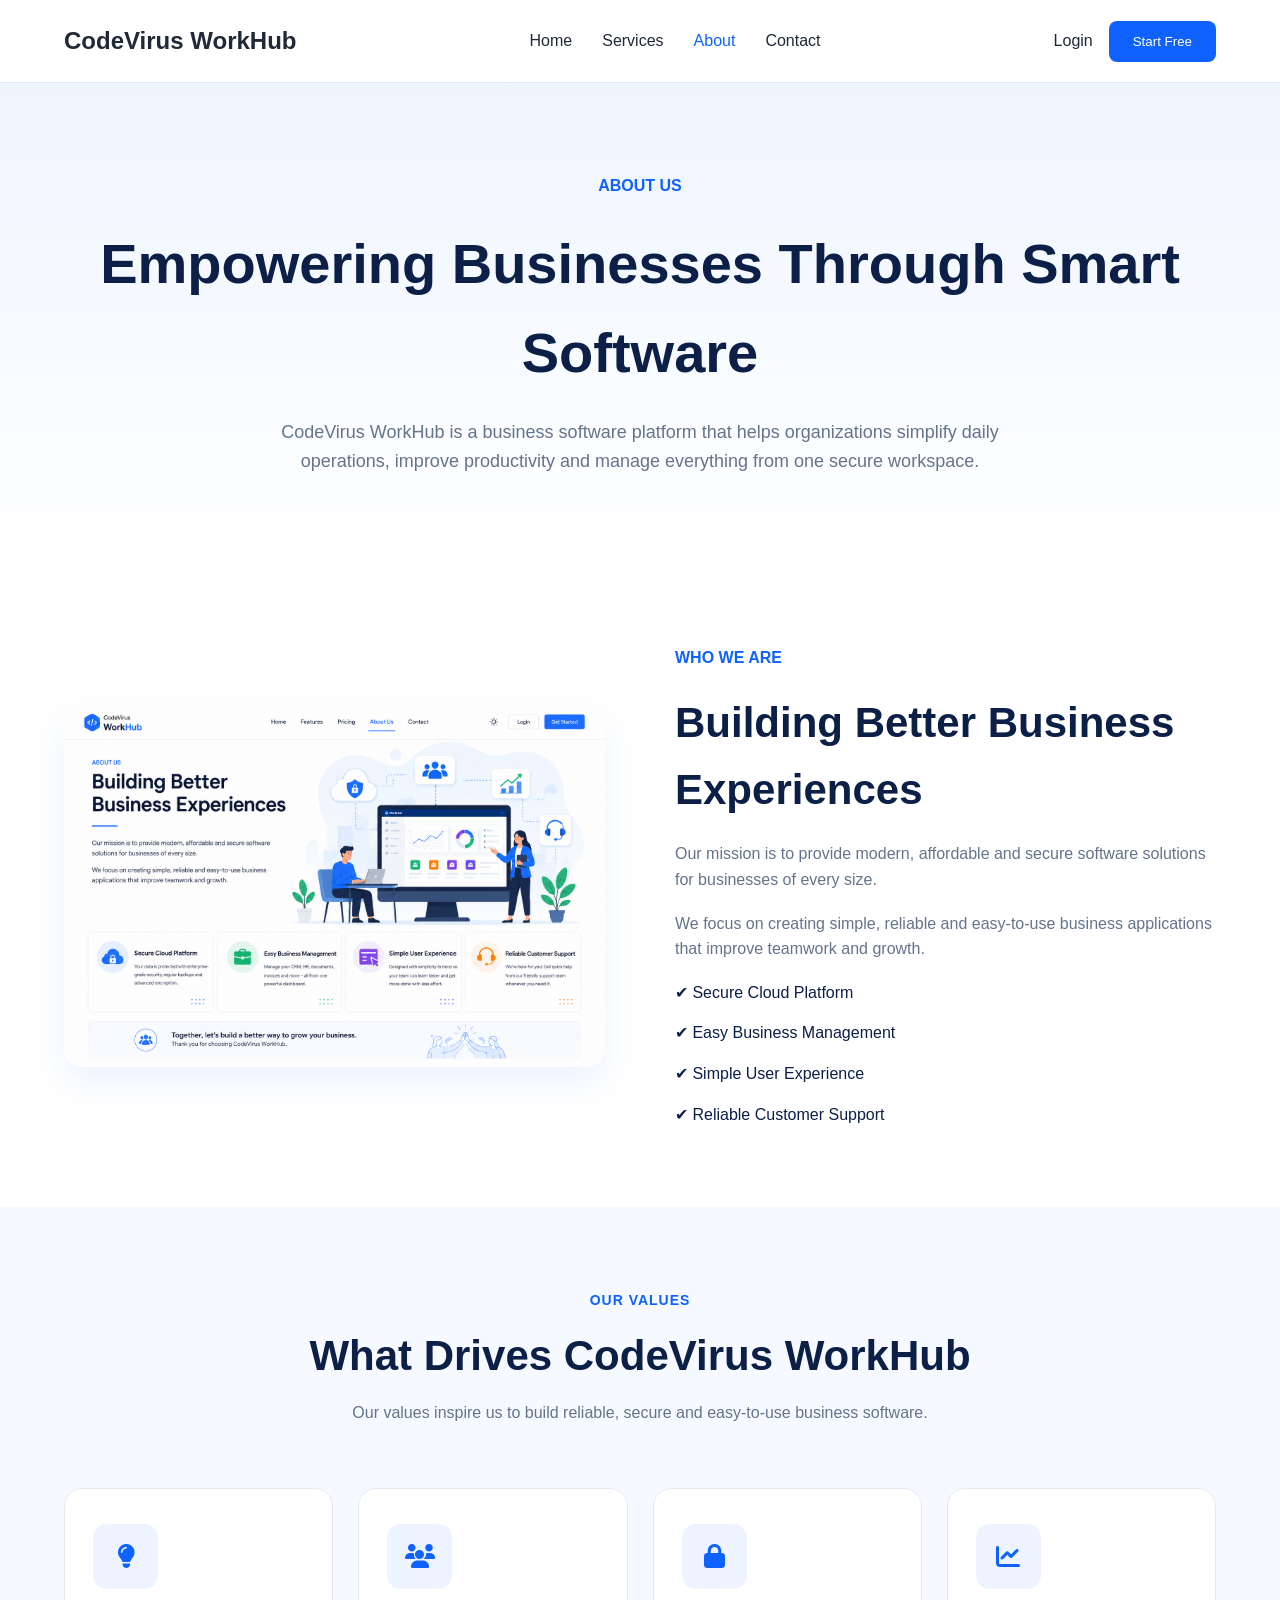
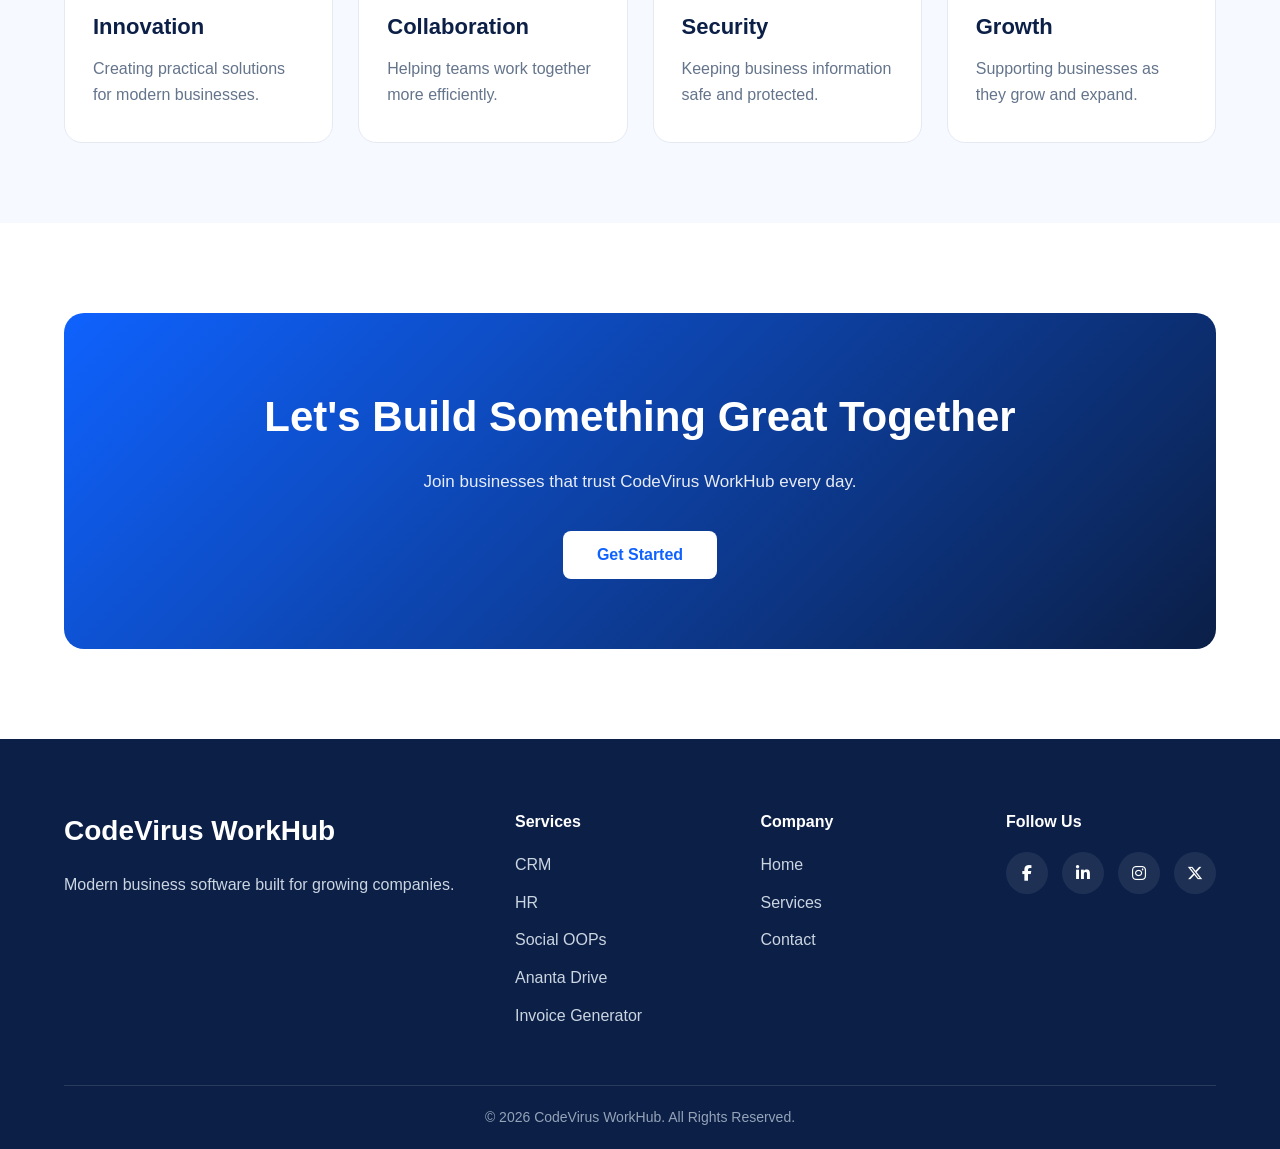
<file: about.html>
<!doctype html>
<html lang="en">
  <head>
    <meta charset="UTF-8" />
    <meta name="viewport" content="width=device-width, initial-scale=1.0" />
    <title>About | CodeVirus WorkHub</title>
    <link rel="stylesheet" href="about.css" />
    <link rel="stylesheet" href="https://cdnjs.cloudflare.com/ajax/libs/font-awesome/6.6.0/css/all.min.css"/>
  </head>
  <body>
    <header>
      <div class="container">
        <nav>
          <h1>CodeVirus WorkHub</h1>
          <ul>
            <li><a href="index.html">Home</a></li>
            <li><a href="services.html">Services</a></li>
            <li><a class="active" href="about.html">About</a></li>
            <li><a href="contact.html">Contact</a></li>
          </ul>
          <div class="buttons">
            <a href="contact.html">Login</a>
            <button>Start Free</button>
          </div>
        </nav>
      </div>
    </header>
    <section class="hero">
      <div class="container">
        <div class="hero-content">
          <span>ABOUT US</span>
          <h1>Empowering Businesses Through Smart Software</h1>
          <p>
            CodeVirus WorkHub is a business software platform that helps
            organizations simplify daily operations, improve productivity and
            manage everything from one secure workspace.
          </p>
        </div>
      </div>
    </section>
    <section class="company">
      <div class="container">
        <div class="company-wrapper">
          <div class="company-image">
            <img src="Images/Aboutpg.png" alt="Company" />
          </div>
          <div class="company-content">
            <span>WHO WE ARE</span>
            <h2>Building Better Business Experiences</h2>
            <p>
              Our mission is to provide modern, affordable and secure software
              solutions for businesses of every size.
            </p>
            <p>
              We focus on creating simple, reliable and easy-to-use business
              applications that improve teamwork and growth.
            </p>
            <ul>
              <li>✔ Secure Cloud Platform</li>
              <li>✔ Easy Business Management</li>
              <li>✔ Simple User Experience</li>
              <li>✔ Reliable Customer Support</li>
            </ul>
          </div>
        </div>
      </div>
    </section>
    <section class="values">
      <div class="container">
        <div class="section-title">
          <span>OUR VALUES</span>
          <h2>What Drives CodeVirus WorkHub</h2>
          <p>
            Our values inspire us to build reliable, secure and easy-to-use
            business software.
          </p>
        </div>
        <div class="value-grid">
          <div class="value-card">
            <i class="fa-solid fa-lightbulb"></i>
            <h3>Innovation</h3>
            <p>Creating practical solutions for modern businesses.</p>
          </div>
          <div class="value-card">
            <i class="fa-solid fa-users"></i>
            <h3>Collaboration</h3>
            <p>Helping teams work together more efficiently.</p>
          </div>
          <div class="value-card">
            <i class="fa-solid fa-lock"></i>
            <h3>Security</h3>
            <p>Keeping business information safe and protected.</p>
          </div>
          <div class="value-card">
            <i class="fa-solid fa-chart-line"></i>
            <h3>Growth</h3>
            <p>Supporting businesses as they grow and expand.</p>
          </div>
        </div>
      </div>
    </section>
    <section class="about-cta">
      <div class="container">
        <div class="cta-box">
          <h2>Let's Build Something Great Together</h2>
          <p>Join businesses that trust CodeVirus WorkHub every day.</p>
          <button>Get Started</button>
        </div>
      </div>
    </section>
    <footer>
      <div class="container">
        <div class="footer-grid">
          <div>
            <h3>CodeVirus WorkHub</h3>
            <p>Modern business software built for growing companies.</p>
          </div>
          <div>
            <h4>Services</h4>
            <ul>
              <li><a href="services.html">CRM</a></li>
              <li><a href="services.html">HR</a></li>
              <li><a href="services.html">Social OOPs</a></li>
              <li><a href="services.html">Ananta Drive</a></li>
              <li><a href="services.html">Invoice Generator</a></li>
            </ul>
          </div>
          <div>
            <h4>Company</h4>
            <ul>
              <li><a href="index.html">Home</a><li>
              <li><a href="services.html">Services</a></li>
              <li><a href="contact.html">Contact</a></li>
            </ul>
          </div>
          <div>
            <h4>Follow Us</h4>
            <div class="social-links">
              <a href="#"><i class="fab fa-facebook-f"></i></a>
              <a href="#"><i class="fab fa-linkedin-in"></i></a>
              <a href="#"><i class="fab fa-instagram"></i></a>
              <a href="#"><i class="fab fa-x-twitter"></i></a>
            </div>
          </div>
        </div>
        <div class="copyright">
          © 2026 CodeVirus WorkHub. All Rights Reserved.
        </div>
      </div>
    </footer>
  </body>
</html>
</file>
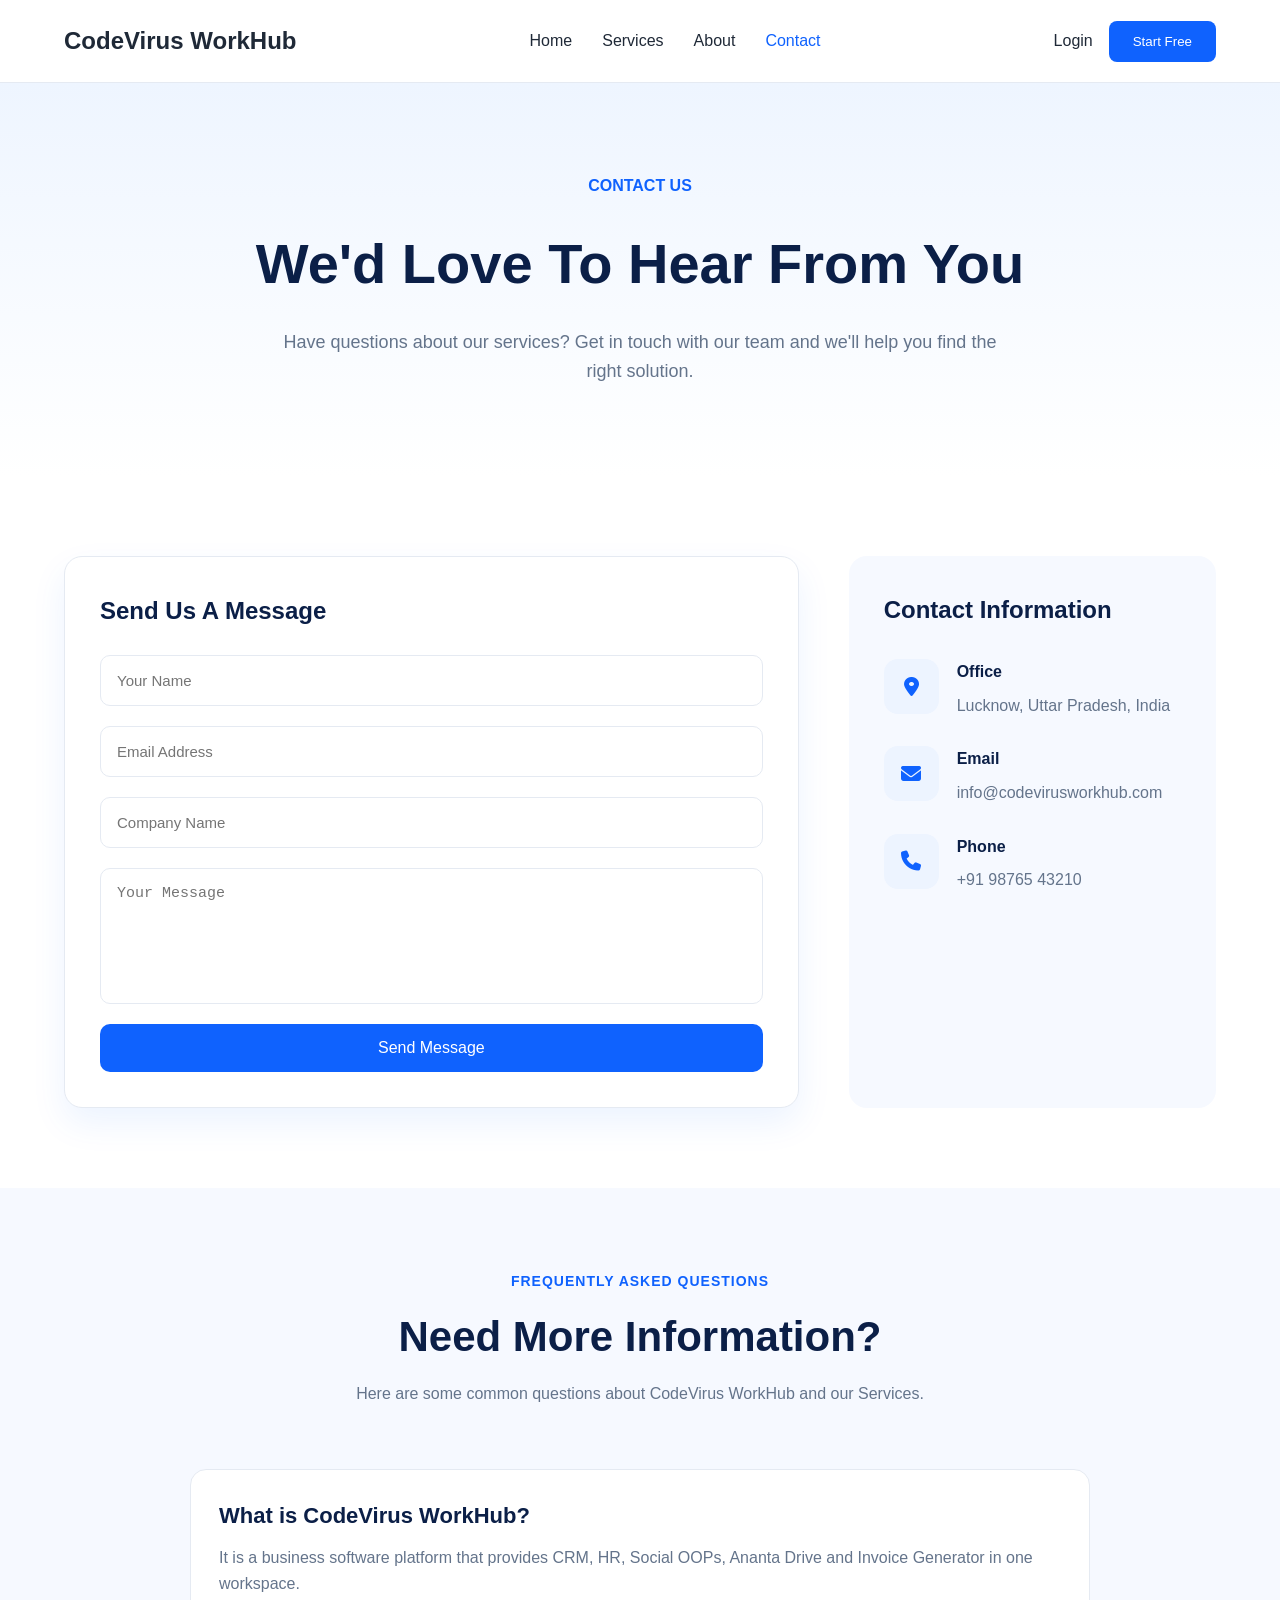
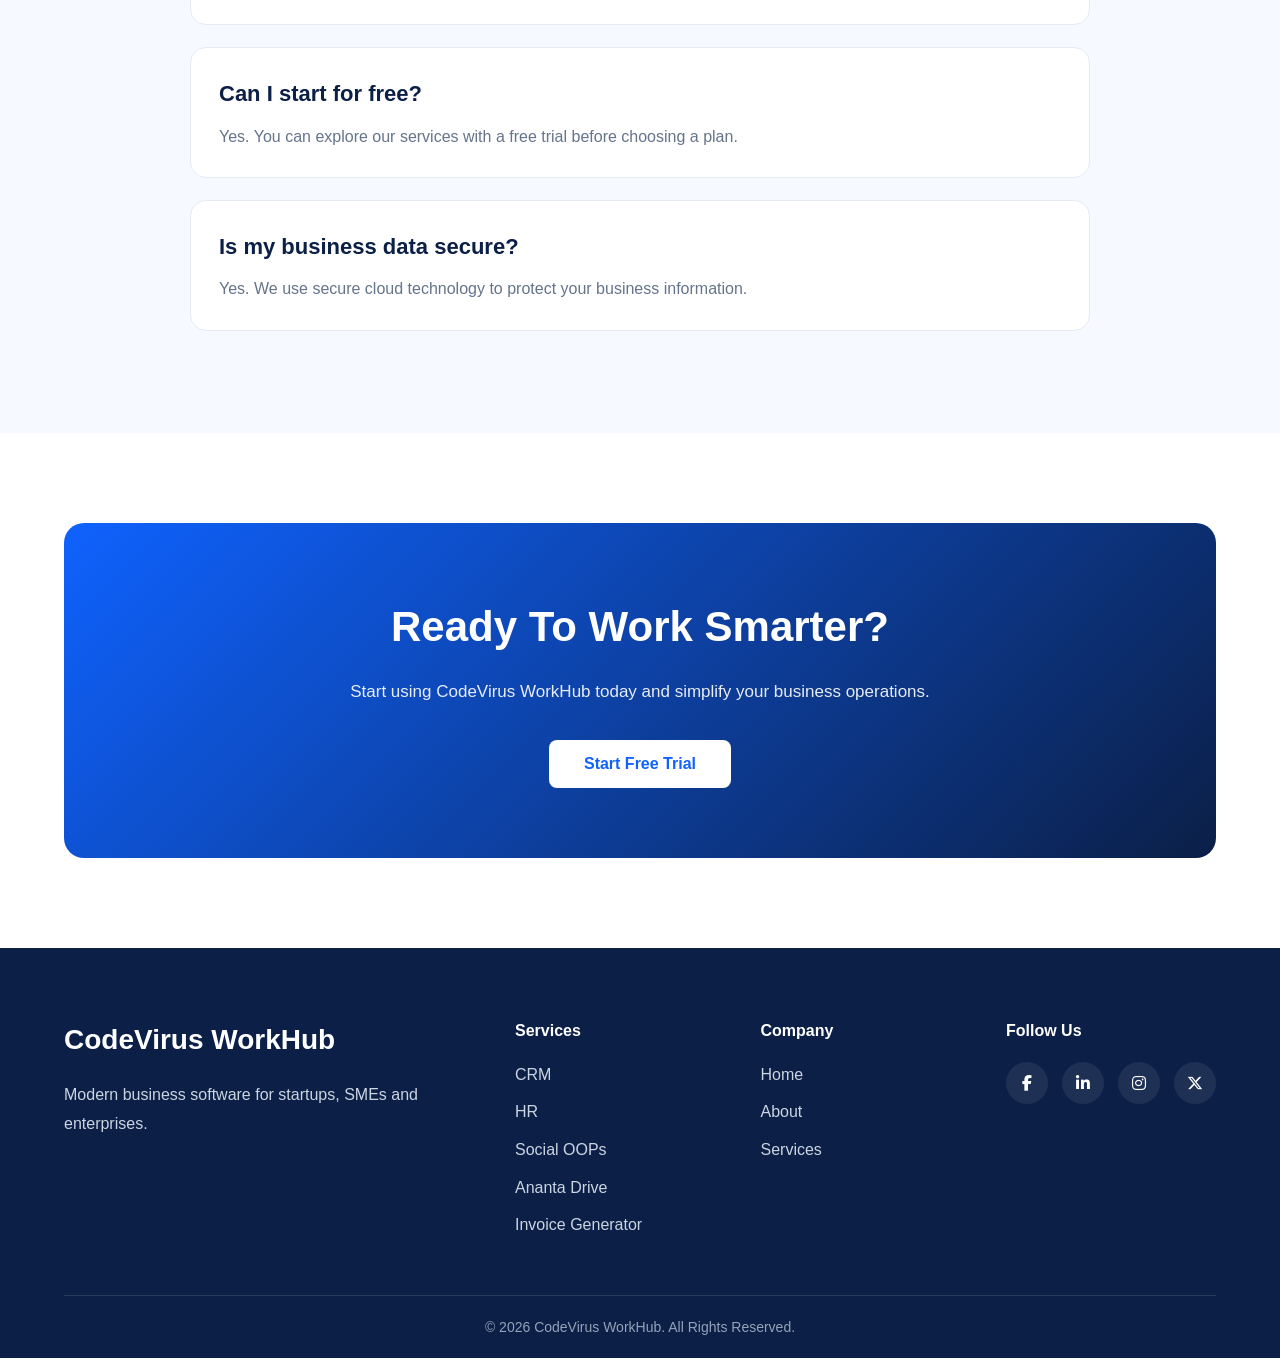
<file: contact.html>
<!doctype html>
<html lang="en">
  <head>
    <meta charset="UTF-8" />
    <meta name="viewport" content="width=device-width, initial-scale=1.0" />
    <title>Contact | CodeVirus WorkHub</title>
    <link rel="stylesheet" href="contact.css" />
    <link rel="stylesheet" href="https://cdnjs.cloudflare.com/ajax/libs/font-awesome/6.6.0/css/all.min.css"/>
  </head>
  <body>
    <header>
      <div class="container">
        <nav>
           <h1>CodeVirus WorkHub</h1>
          <ul>
            <li><a href="index.html">Home</a></li>
            <li><a href="services.html">Services</a></li>    
            <li><a href="about.html">About</a></li>
            <li><a class="active" href="contact.html">Contact</a></li>
          </ul>
          <div class="buttons">
            <a href="contact.html">Login</a>
            <button>Start Free</button>
          </div>
        </nav>
      </div>
    </header>
    <section class="hero">
      <div class="container">
        <div class="hero-content">
          <span>CONTACT US</span>
          <h1>We'd Love To Hear From You</h1>
          <p>
            Have questions about our services? Get in touch with our
            team and we'll help you find the right solution.
          </p>
        </div>
      </div>
    </section>
    <section class="contact">
      <div class="container">
        <div class="contact-wrapper">
          <div class="contact-form">
            <h2>Send Us A Message</h2>
            <form>
              <input type="text" placeholder="Your Name" required />
              <input type="email" placeholder="Email Address" required />
              <input type="text" placeholder="Company Name" />
              <textarea rows="6" placeholder="Your Message"></textarea>
              <button type="submit">Send Message</button>
            </form>
          </div>
          <div class="contact-info">
            <h2>Contact Information</h2>
            <div class="info-box">
              <i class="fa-solid fa-location-dot"></i>
              <div>
                <h4>Office</h4>
                <p>Lucknow, Uttar Pradesh, India</p>
              </div>
            </div>
            <div class="info-box">
              <i class="fa-solid fa-envelope"></i>
              <div>
                <h4>Email</h4>
                <p>info@codevirusworkhub.com</p>
              </div>
            </div>
            <div class="info-box">
              <i class="fa-solid fa-phone"></i>
              <div>
                <h4>Phone</h4>
                <p>+91 98765 43210</p>
              </div>
            </div>
          </div>
        </div>
      </div>
    </section>
    <section class="faq">
      <div class="container">
        <div class="section-title">
          <span>FREQUENTLY ASKED QUESTIONS</span>
          <h2>Need More Information?</h2>
          <p>
            Here are some common questions about CodeVirus WorkHub and our
            Services.
          </p>
        </div>
        <div class="faq-wrapper">
          <div class="faq-item">
            <h3>What is CodeVirus WorkHub?</h3>
            <p>
              It is a business software platform that provides CRM, HR, Social
              OOPs, Ananta Drive and Invoice Generator in one workspace.
            </p>
          </div>
          <div class="faq-item">
            <h3>Can I start for free?</h3>
            <p>
              Yes. You can explore our services with a free trial before
              choosing a plan.
            </p>
          </div>
          <div class="faq-item">
            <h3>Is my business data secure?</h3>
            <p>
              Yes. We use secure cloud technology to protect your business
              information.
            </p>
          </div>
        </div>
      </div>
    </section>
    <section class="contact-cta">
      <div class="container">
        <div class="cta-box">
          <h2>Ready To Work Smarter?</h2>
          <p>
            Start using CodeVirus WorkHub today and simplify your business
            operations.
          </p>
          <button>Start Free Trial</button>
        </div>
      </div>
    </section>
    <footer>
      <div class="container">
        <div class="footer-grid">
          <div>
            <h3>CodeVirus WorkHub</h3>
            <p>Modern business software for startups, SMEs and enterprises.</p>
          </div>
          <div>
            <h4>Services</h4>
            <ul>
              <li><a href="services.html">CRM</a></li>
              <li><a href="services.html">HR</a></li>
              <li><a href="services.html">Social OOPs</a></li>
              <li><a href="services.html">Ananta Drive</a></li>
              <li><a href="services.html">Invoice Generator</a></li>
            </ul>
          </div>
          <div>
            <h4>Company</h4>
            <ul>
              <li><a href="index.html">Home</a></li>
              <li><a href="about.html">About</a></li>
              <li><a href="services.html">Services</a></li>
            </ul>
          </div>
          <div>
            <h4>Follow Us</h4>
            <div class="social-links">
              <a href="#"><i class="fab fa-facebook-f"></i></a>
              <a href="#"><i class="fab fa-linkedin-in"></i></a>
              <a href="#"><i class="fab fa-instagram"></i></a>
              <a href="#"><i class="fab fa-x-twitter"></i></a>
            </div>
          </div>
        </div>
        <div class="copyright">
          © 2026 CodeVirus WorkHub. All Rights Reserved.
        </div>
      </div>
    </footer>
  </body>
</html>
</file>
<file: about.css>
* {
  margin: 0;
  padding: 0;
  box-sizing: border-box;
}
:root {
  --primary: #0f62fe;
  --navy: #0b1f47;
  --light: #f6f9ff;
  --white: #ffffff;
  --text: #1f2937;
  --gray: #64748b;
  --border: #e5eaf2;
  --shadow: 0 15px 35px rgba(15, 98, 254, 0.08);
}
html {
  scroll-behavior: smooth;
}
body {
  font-family: "Inter", sans-serif;
  background: #fff;
  color: var(--text);
  line-height: 1.6;
}
img {
  width: 100%;
  display: block;
}
a {
  text-decoration: none;
  color: inherit;
}
ul {
  list-style: none;
}
button {
  border: none;
  cursor: pointer;
  font-family: inherit;
}
.container {
  width: 90%;
  margin: auto;
}
section {
  padding: 80px 0;
}
header {
  position: sticky;
  top: 0;
  z-index: 999;
  background: #fff;
  border-bottom: 1px solid var(--border);
}
nav {
  height: 82px;
  display: flex;
  justify-content: space-between;
  align-items: center;
}
nav ul {
  display: flex;
  gap: 30px;
}
nav ul a {
  transition: 0.3s;
}
nav ul a:hover,
.active {
  color: var(--primary);
}
.buttons {
  display: flex;
  align-items: center;
  gap: 16px;
}
.buttons button {
  background: var(--primary);
  color: #fff;
  padding: 13px 24px;
  border-radius: 8px;
}
.hero {
  background: linear-gradient(180deg, #eef5ff, #ffffff);
  text-align: center;
  padding: 90px 0;
}
.hero span {
  color: var(--primary);
  font-weight: 600;
}
.hero h1 {
  font-size: 56px;
  color: var(--navy);
  margin: 20px 0;
}
.hero p {
  max-width: 720px;
  margin: auto;
  color: var(--gray);
  font-size: 18px;
}
.company-wrapper {
  display: grid;
  grid-template-columns: 1fr 1fr;
  gap: 70px;
  align-items: center;
}
.company-image img {
  border-radius: 18px;
  box-shadow: var(--shadow);
}
.company-content span {
  color: var(--primary);
  font-weight: 600;
}
.company-content h2 {
  font-size: 42px;
  color: var(--navy);
  margin: 18px 0;
}
.company-content p {
  color: var(--gray);
  margin-bottom: 18px;
}
.company-content ul {
  display: flex;
  flex-direction: column;
  gap: 15px;
}
.company-content ul li {
  color: var(--navy);
  font-weight: 500;
}
.section-title {
  text-align: center;
  margin-bottom: 60px;
}
.section-title span {
  color: var(--primary);
  font-size: 14px;
  font-weight: 600;
  letter-spacing: 1px;
}
.section-title h2 {
  font-size: 42px;
  color: var(--navy);
  margin: 18px 0;
  line-height: 1.2;
}
.section-title p {
  width: 60%;
  margin: auto;
  color: var(--gray);
  line-height: 1.8;
}
.values {
  background: var(--light);
}
.value-grid {
  display: grid;
  grid-template-columns: repeat(4, 1fr);
  gap: 25px;
}
.value-card {
  background: #fff;
  border: 1px solid var(--border);
  border-radius: 18px;
  padding: 35px 28px;
  transition: 0.3s;
}
.value-card:hover {
  transform: translateY(-8px);
  box-shadow: var(--shadow);
}
.value-card i {
  width: 65px;
  height: 65px;
  border-radius: 14px;
  background: #edf4ff;
  color: var(--primary);
  display: flex;
  justify-content: center;
  align-items: center;
  font-size: 24px;
  margin-bottom: 20px;
}
.value-card h3 {
  color: var(--navy);
  margin-bottom: 12px;
  font-size: 22px;
}
.value-card p {
  color: var(--gray);
}
.about-cta {
  background: #fff;
  padding: 90px 0;
}
.cta-box {
  background: linear-gradient(135deg, #0f62fe, #0b1f47);
  color: #fff;
  text-align: center;
  border-radius: 20px;
  padding: 70px 45px;
}
.cta-box h2 {
  font-size: 42px;
  margin-bottom: 18px;
}
.cta-box p {
  max-width: 650px;
  margin: 0 auto 35px;
  font-size: 17px;
  opacity: 0.9;
}
.cta-box button {
  background: #fff;
  color: var(--primary);
  padding: 15px 34px;
  border-radius: 8px;
  font-size: 16px;
  font-weight: 600;
  transition: 0.3s;
}
.cta-box button:hover {
  background: #eef4ff;
}
footer {
  background: var(--navy);
  color: #fff;
  padding: 70px 0 20px;
}
.footer-grid {
  display: grid;
  grid-template-columns: 2fr 1fr 1fr 1fr;
  gap: 40px;
  margin-bottom: 45px;
}
.footer-grid h3 {
  font-size: 28px;
  margin-bottom: 18px;
}
.footer-grid h4 {
  margin-bottom: 18px;
}
.footer-grid p {
  color: #cbd5e1;
  line-height: 1.8;
}
.footer-grid ul li {
  margin-bottom: 12px;
}
.footer-grid ul li a {
  color: #cbd5e1;
  transition: 0.3s;
}
.footer-grid ul li a:hover {
  color: #fff;
  padding-left: 6px;
}
.social-links {
  display: flex;
  gap: 14px;
}
.social-links a {
  width: 42px;
  height: 42px;
  display: flex;
  justify-content: center;
  align-items: center;
  border-radius: 50%;
  background: rgba(255, 255, 255, 0.08);
  transition: 0.3s;
}
.social-links a:hover {
  background: var(--primary);
}
.copyright {
  border-top: 1px solid rgba(255, 255, 255, 0.12);
  margin-top: 20px;
  padding-top: 20px;
  text-align: center;
  color: #94a3b8;
  font-size: 14px;
}
@media (max-width: 1100px) {
  .company-wrapper {
    grid-template-columns: 1fr;
  }
  .value-grid {
    grid-template-columns: repeat(2, 1fr);
  }
  .footer-grid {
    grid-template-columns: repeat(2, 1fr);
  }
}
@media (max-width: 768px) {
  nav {
    flex-direction: column;
    height: auto;
    padding: 20px 0;
    gap: 20px;
  }
  nav ul {
    flex-wrap: wrap;
    justify-content: center;
    gap: 18px;
  }
  .hero h1 {
    font-size: 40px;
  }
  .hero p {
    font-size: 16px;
  }
  .section-title h2 {
    font-size: 32px;
  }
  .section-title p {
    width: 100%;
  }
  .value-grid {
    grid-template-columns: 1fr;
  }
  .cta-box {
    padding: 45px 25px;
  }
  .cta-box h2 {
    font-size: 30px;
  }
  .footer-grid {
    grid-template-columns: 1fr;
  }
}
@media (max-width: 480px) {
  .container {
    width: 94%;
  }
  .hero h1 {
    font-size: 32px;
  }
  .buttons {
    width: 100%;
    justify-content: center;
  }
  .buttons button {
    width: 100%;
  }
}
</file>
<file: contact.css>
* {
  margin: 0;
  padding: 0;
  box-sizing: border-box;
}
:root {
  --primary: #0f62fe;
  --navy: #0b1f47;
  --light: #f6f9ff;
  --white: #ffffff;
  --text: #1f2937;
  --gray: #64748b;
  --border: #e5eaf2;
  --shadow: 0 15px 35px rgba(15, 98, 254, 0.08);
}
html {
  scroll-behavior: smooth;
}
body {
  font-family: "Inter", sans-serif;
  background: #fff;
  color: var(--text);
  line-height: 1.6;
}
img {
  width: 100%;
  display: block;
}
a {
  text-decoration: none;
  color: inherit;
}
ul {
  list-style: none;
}
button {
  border: none;
  cursor: pointer;
  font-family: inherit;
}
.container {
  width: 90%;
  margin: auto;
}
section {
  padding: 80px 0;
}
header {
  position: sticky;
  top: 0;
  z-index: 999;
  background: #fff;
  border-bottom: 1px solid var(--border);
}
nav {
  height: 82px;
  display: flex;
  justify-content: space-between;
  align-items: center;
}
nav ul {
  display: flex;
  gap: 30px;
}
nav ul a {
  transition: 0.3s;
}
nav ul a:hover,
.active {
  color: var(--primary);
}
.buttons {
  display: flex;
  align-items: center;
  gap: 16px;
}
.buttons button {
  background: var(--primary);
  color: #fff;
  padding: 13px 24px;
  border-radius: 8px;
}
.hero {
  background: linear-gradient(180deg, #eef5ff, #ffffff);
  text-align: center;
  padding: 90px 0;
}
.hero span {
  color: var(--primary);
  font-weight: 600;
}
.hero h1 {
  font-size: 56px;
  color: var(--navy);
  margin: 20px 0;
}
.hero p {
  max-width: 720px;
  margin: auto;
  color: var(--gray);
  font-size: 18px;
}
.contact-wrapper {
  display: grid;
  grid-template-columns: 2fr 1fr;
  gap: 50px;
}
.contact-form {
  background: #fff;
  border: 1px solid var(--border);
  border-radius: 18px;
  padding: 35px;
  box-shadow: var(--shadow);
}
.contact-form h2 {
  color: var(--navy);
  margin-bottom: 25px;
}
.contact-form form {
  display: flex;
  flex-direction: column;
  gap: 20px;
}
.contact-form input,
.contact-form textarea {
  width: 100%;
  padding: 16px;
  border: 1px solid var(--border);
  border-radius: 10px;
  outline: none;
  font-size: 15px;
}
.contact-form textarea {
  resize: none;
}
.contact-form button {
  background: var(--primary);
  color: #fff;
  padding: 15px;
  border-radius: 10px;
  font-size: 16px;
}
.contact-info {
  background: var(--light);
  border-radius: 18px;
  padding: 35px;
}
.contact-info h2 {
  color: var(--navy);
  margin-bottom: 30px;
}
.info-box {
  display: flex;
  gap: 18px;
  margin-bottom: 28px;
}
.info-box i {
  width: 55px;
  height: 55px;
  background: #edf4ff;
  color: var(--primary);
  border-radius: 14px;
  display: flex;
  justify-content: center;
  align-items: center;
  font-size: 20px;
}
.info-box h4 {
  color: var(--navy);
  margin-bottom: 8px;
}
.info-box p {
  color: var(--gray);
}
.section-title {
  text-align: center;
  margin-bottom: 60px;
}
.section-title span {
  color: var(--primary);
  font-size: 14px;
  font-weight: 600;
  letter-spacing: 1px;
}
.section-title h2 {
  font-size: 42px;
  color: var(--navy);
  margin: 18px 0;
  line-height: 1.2;
}
.section-title p {
  width: 60%;
  margin: auto;
  color: var(--gray);
  line-height: 1.8;
}
.faq {
  background: var(--light);
}
.faq-wrapper {
  max-width: 900px;
  margin: auto;
}
.faq-item {
  background: #fff;
  border: 1px solid var(--border);
  border-radius: 16px;
  padding: 28px;
  margin-bottom: 22px;
  transition: 0.3s;
}
.faq-item:hover {
  transform: translateY(-5px);
  box-shadow: var(--shadow);
}
.faq-item h3 {
  color: var(--navy);
  margin-bottom: 12px;
  font-size: 22px;
}
.faq-item p {
  color: var(--gray);
}
.contact-cta {
  background: #fff;
  padding: 90px 0;
}
.cta-box {
  background: linear-gradient(135deg, #0f62fe, #0b1f47);
  color: #fff;
  text-align: center;
  border-radius: 20px;
  padding: 70px 45px;
}
.cta-box h2 {
  font-size: 42px;
  margin-bottom: 18px;
}
.cta-box p {
  max-width: 650px;
  margin: 0 auto 35px;
  font-size: 17px;
  opacity: 0.9;
}
.cta-box button {
  background: #fff;
  color: var(--primary);
  padding: 15px 35px;
  border-radius: 8px;
  font-size: 16px;
  font-weight: 600;
  transition: 0.3s;
}
.cta-box button:hover {
  background: #eef4ff;
}
footer {
  background: var(--navy);
  color: #fff;
  padding: 70px 0 20px;
}
.footer-grid {
  display: grid;
  grid-template-columns: 2fr 1fr 1fr 1fr;
  gap: 40px;
  margin-bottom: 45px;
}
.footer-grid h3 {
  font-size: 28px;
  margin-bottom: 18px;
}
.footer-grid h4 {
  margin-bottom: 18px;
}
.footer-grid p {
  color: #cbd5e1;
  line-height: 1.8;
}
.footer-grid ul li {
  margin-bottom: 12px;
}
.footer-grid ul li a {
  color: #cbd5e1;
  transition: 0.3s;
}
.footer-grid ul li a:hover {
  color: #fff;
  padding-left: 6px;
}
.social-links {
  display: flex;
  gap: 14px;
}
.social-links a {
  width: 42px;
  height: 42px;
  display: flex;
  justify-content: center;
  align-items: center;
  border-radius: 50%;
  background: rgba(255, 255, 255, 0.08);
  transition: 0.3s;
}
.social-links a:hover {
  background: var(--primary);
}
.copyright {
  border-top: 1px solid rgba(255, 255, 255, 0.12);
  margin-top: 20px;
  padding-top: 20px;
  text-align: center;
  color: #94a3b8;
  font-size: 14px;
}
@media (max-width: 1100px) {
  .contact-wrapper {
    grid-template-columns: 1fr;
  }
  .footer-grid {
    grid-template-columns: repeat(2, 1fr);
  }
}
@media (max-width: 768px) {
  nav {
    flex-direction: column;
    height: auto;
    padding: 20px 0;
    gap: 20px;
  }
  nav ul {
    flex-wrap: wrap;
    justify-content: center;
    gap: 18px;
  }
  .hero h1 {
    font-size: 40px;
  }
  .hero p {
    font-size: 16px;
  }
  .section-title h2 {
    font-size: 32px;
  }
  .section-title p {
    width: 100%;
  }
  .cta-box {
    padding: 45px 25px;
  }
  .cta-box h2 {
    font-size: 30px;
  }
  .footer-grid {
    grid-template-columns: 1fr;
  }
}
@media (max-width: 480px) {
  .container {
    width: 94%;
  }
  .hero h1 {
    font-size: 32px;
  }
  .buttons {
    width: 100%;
    justify-content: center;
  }
  .buttons button {
    width: 100%;
  }
}
</file>
